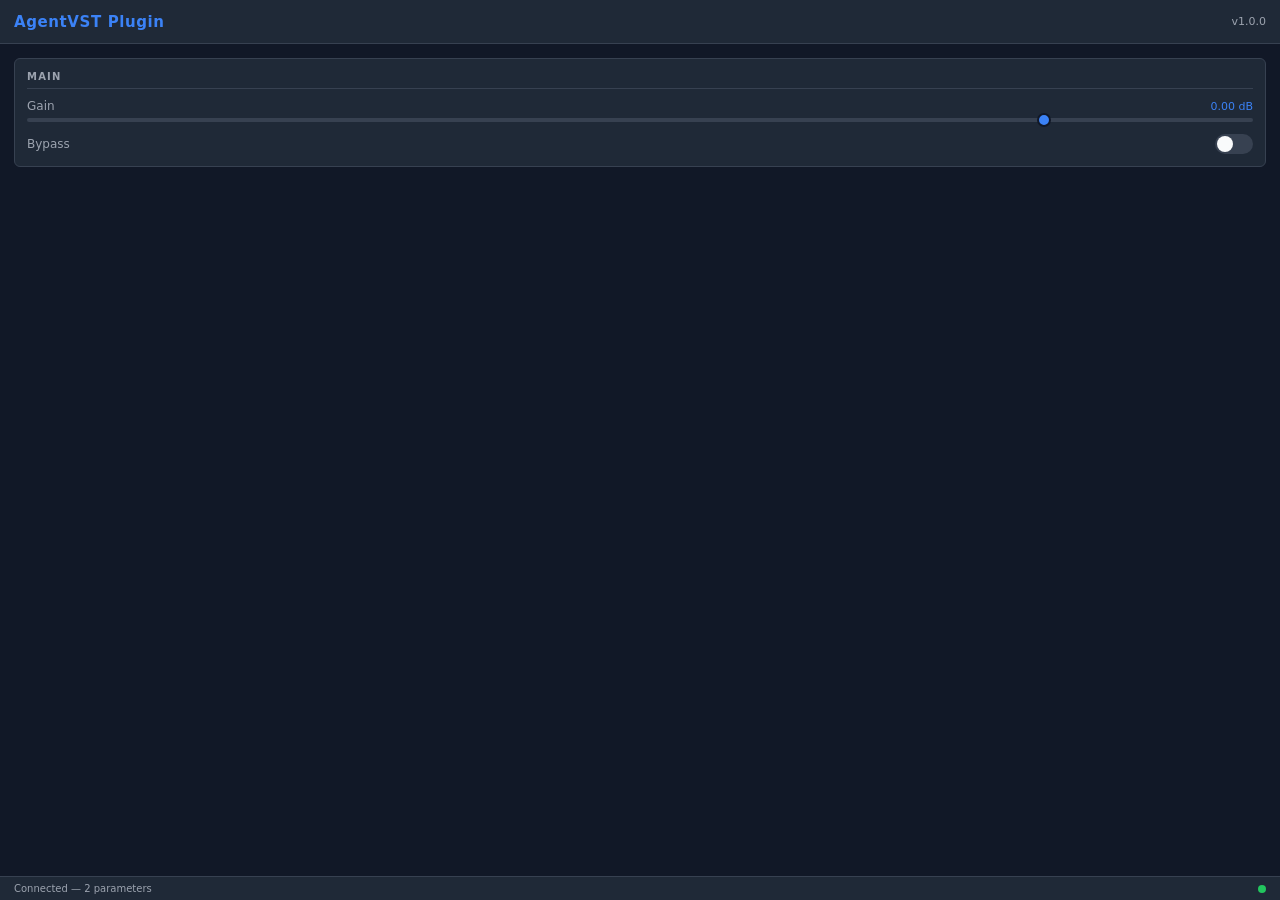
<file: ui/default/index.html>
<!DOCTYPE html>
<html lang="en">
<head>
  <meta charset="UTF-8">
  <meta name="viewport" content="width=device-width, initial-scale=1.0">
  <title>AgentVST Plugin</title>
  <link rel="stylesheet" href="style.css">
</head>
<body>
  <div class="plugin-root" id="pluginRoot">
    <header class="plugin-header">
      <div class="plugin-name" id="pluginName">AgentVST Plugin</div>
      <div class="plugin-version" id="pluginVersion">v1.0.0</div>
    </header>

    <!-- Parameter controls are injected here by main.js -->
    <div class="controls-area" id="controlsArea">
      <div class="loading">Connecting to audio engine…</div>
    </div>

    <!-- Status bar -->
    <footer class="status-bar">
      <span id="statusText">Ready</span>
      <span class="watchdog-indicator" id="watchdogIndicator" title="DSP watchdog status"></span>
    </footer>
  </div>

  <script src="main.js"></script>
</body>
</html>
</file>
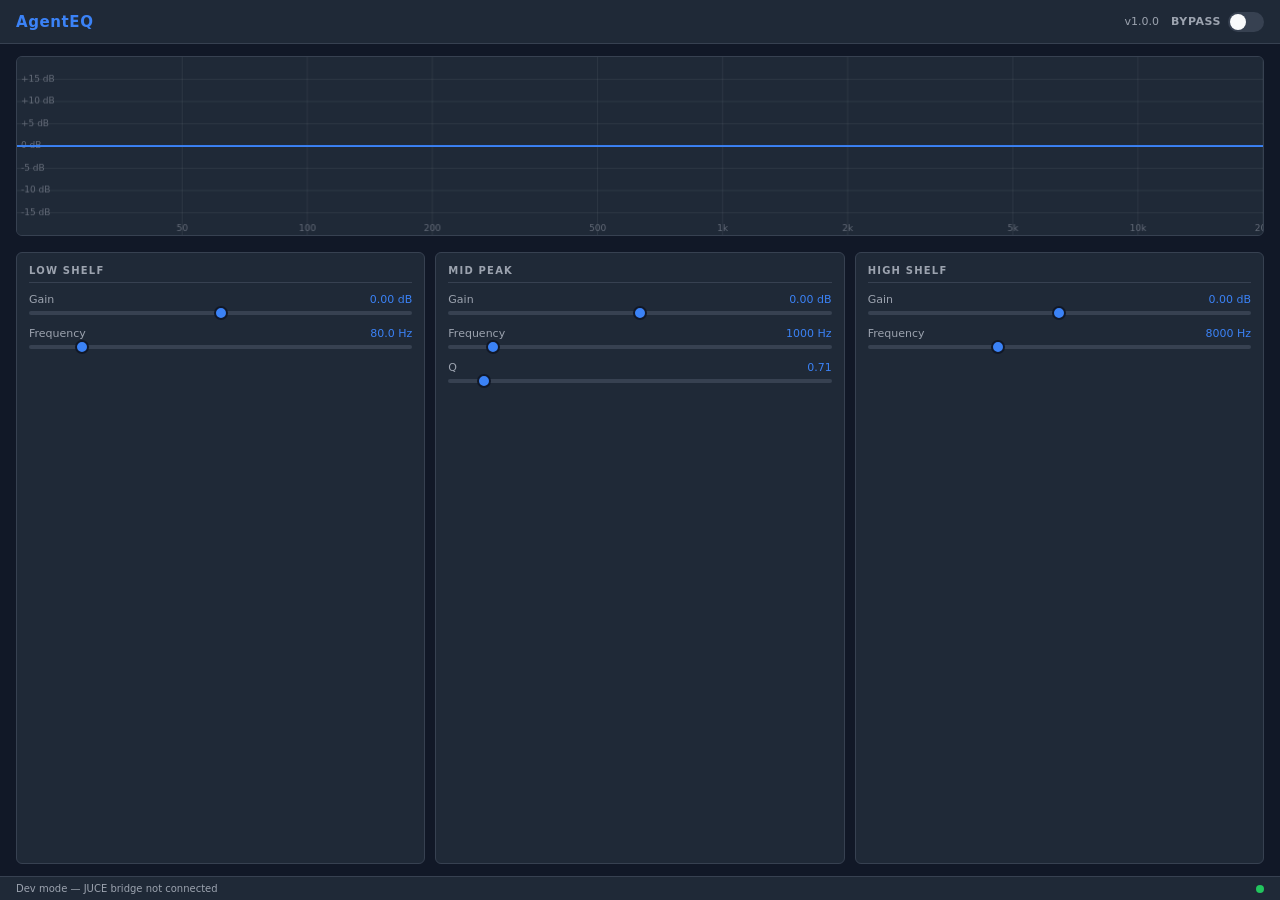
<file: examples/three_band_eq/ui/index.html>
<!DOCTYPE html>
<html lang="en">
<head>
  <meta charset="UTF-8">
  <meta name="viewport" content="width=device-width, initial-scale=1.0">
  <title>AgentEQ</title>
  <style>
    /* ── Design tokens ─────────────────────────────────────────────────────── */
    :root {
      --bg:           #111827;
      --surface:      #1f2937;
      --surface-alt:  #374151;
      --accent:       #3b82f6;
      --accent-glow:  rgba(59,130,246,0.25);
      --accent-hover: #2563eb;
      --danger:       #ef4444;
      --text:         #f9fafb;
      --text-muted:   #9ca3af;
      --border:       #374151;
      --track-bg:     #374151;
      --thumb-color:  #3b82f6;
      --thumb-hover:  #60a5fa;
      --grid-line:    rgba(156,163,175,0.15);
      --grid-label:   #6b7280;
      --radius:       6px;
      --font:         'Inter', 'Segoe UI', system-ui, sans-serif;
    }

    *, *::before, *::after { box-sizing: border-box; margin: 0; padding: 0; }

    html, body {
      width: 100%;
      height: 100%;
      overflow: hidden;
      background: var(--bg);
      color: var(--text);
      font-family: var(--font);
      font-size: 13px;
      -webkit-font-smoothing: antialiased;
    }

    /* ── Root layout ──────────────────────────────────────────────────────── */
    .plugin-root {
      display: flex;
      flex-direction: column;
      height: 100vh;
      min-height: 520px;
    }

    /* ── Header ───────────────────────────────────────────────────────────── */
    .plugin-header {
      display: flex;
      align-items: center;
      justify-content: space-between;
      height: 44px;
      padding: 0 16px;
      background: var(--surface);
      border-bottom: 1px solid var(--border);
      flex-shrink: 0;
    }

    .plugin-name {
      font-size: 15px;
      font-weight: 700;
      color: var(--accent);
      letter-spacing: 0.04em;
    }

    .header-right {
      display: flex;
      align-items: center;
      gap: 12px;
    }

    .plugin-version {
      font-size: 11px;
      color: var(--text-muted);
    }

    /* Bypass toggle in header */
    .bypass-label {
      display: flex;
      align-items: center;
      gap: 7px;
      cursor: pointer;
      user-select: none;
    }

    .bypass-text {
      font-size: 11px;
      color: var(--text-muted);
      font-weight: 600;
      letter-spacing: 0.05em;
    }

    .toggle-switch {
      position: relative;
      width: 36px;
      height: 20px;
      flex-shrink: 0;
    }
    .toggle-switch input { display: none; }
    .toggle-track {
      position: absolute;
      inset: 0;
      border-radius: 10px;
      background: var(--track-bg);
      cursor: pointer;
      transition: background 0.2s;
    }
    .toggle-switch input:checked + .toggle-track { background: var(--danger); }
    .toggle-thumb {
      position: absolute;
      top: 2px;
      left: 2px;
      width: 16px;
      height: 16px;
      border-radius: 50%;
      background: var(--text);
      transition: transform 0.2s;
      pointer-events: none;
    }
    .toggle-switch input:checked ~ .toggle-thumb { transform: translateX(16px); }

    /* ── Frequency response visualizer ───────────────────────────────────── */
    .viz-wrapper {
      padding: 12px 16px 8px;
      background: var(--bg);
      flex-shrink: 0;
    }

    #eqCanvas {
      display: block;
      width: 100%;
      height: 180px;
      border-radius: var(--radius);
      background: var(--surface);
      border: 1px solid var(--border);
      cursor: crosshair;
    }

    /* ── Controls area ────────────────────────────────────────────────────── */
    .controls-area {
      flex: 1;
      overflow-y: auto;
      padding: 8px 16px 12px;
      display: grid;
      grid-template-columns: repeat(3, 1fr);
      gap: 10px;
    }

    /* ── Parameter group card ─────────────────────────────────────────────── */
    .param-group {
      background: var(--surface);
      border: 1px solid var(--border);
      border-radius: var(--radius);
      padding: 12px;
    }

    .param-group-title {
      font-size: 10px;
      font-weight: 700;
      text-transform: uppercase;
      letter-spacing: 0.12em;
      color: var(--text-muted);
      margin-bottom: 10px;
      padding-bottom: 6px;
      border-bottom: 1px solid var(--border);
    }

    /* ── Individual parameter row ─────────────────────────────────────────── */
    .param-row {
      display: flex;
      flex-direction: column;
      gap: 5px;
      margin-bottom: 12px;
    }
    .param-row:last-child { margin-bottom: 0; }

    .param-label-row {
      display: flex;
      justify-content: space-between;
      align-items: center;
    }

    .param-name {
      font-size: 11px;
      color: var(--text-muted);
    }

    .param-value-display {
      font-size: 11px;
      font-variant-numeric: tabular-nums;
      color: var(--accent);
      min-width: 64px;
      text-align: right;
    }

    /* ── Range slider ─────────────────────────────────────────────────────── */
    input[type="range"] {
      -webkit-appearance: none;
      appearance: none;
      width: 100%;
      height: 4px;
      border-radius: 2px;
      background: var(--track-bg);
      outline: none;
      cursor: pointer;
    }

    input[type="range"]::-webkit-slider-thumb {
      -webkit-appearance: none;
      width: 14px;
      height: 14px;
      border-radius: 50%;
      background: var(--thumb-color);
      border: 2px solid var(--bg);
      cursor: pointer;
      transition: background 0.15s, transform 0.1s;
    }

    input[type="range"]::-webkit-slider-thumb:hover {
      background: var(--thumb-hover);
      transform: scale(1.25);
    }

    input[type="range"]::-moz-range-thumb {
      width: 14px;
      height: 14px;
      border-radius: 50%;
      background: var(--thumb-color);
      border: 2px solid var(--bg);
      cursor: pointer;
    }

    /* ── Footer ───────────────────────────────────────────────────────────── */
    .status-bar {
      display: flex;
      align-items: center;
      justify-content: space-between;
      height: 24px;
      padding: 0 16px;
      background: var(--surface);
      border-top: 1px solid var(--border);
      font-size: 10px;
      color: var(--text-muted);
      flex-shrink: 0;
    }

    .watchdog-indicator {
      width: 8px;
      height: 8px;
      border-radius: 50%;
      background: #22c55e;
      transition: background 0.3s;
    }
    .watchdog-indicator.violation { background: var(--danger); }

    /* ── Scrollbar ────────────────────────────────────────────────────────── */
    ::-webkit-scrollbar { width: 6px; }
    ::-webkit-scrollbar-track { background: var(--bg); }
    ::-webkit-scrollbar-thumb { background: var(--border); border-radius: 3px; }
    ::-webkit-scrollbar-thumb:hover { background: var(--text-muted); }

    /* ── Bypass overlay (dims canvas when bypassed) ───────────────────────── */
    .bypassed #eqCanvas { opacity: 0.35; }
    .bypassed .controls-area { opacity: 0.5; pointer-events: none; }
  </style>
</head>
<body>
<div class="plugin-root" id="pluginRoot">

  <!-- Header -->
  <header class="plugin-header">
    <div class="plugin-name">AgentEQ</div>
    <div class="header-right">
      <span class="plugin-version">v1.0.0</span>
      <!-- Bypass toggle -->
      <label class="bypass-label" title="Bypass all EQ bands">
        <span class="bypass-text">BYPASS</span>
        <div class="toggle-switch">
          <input type="checkbox" id="ctrl-bypass">
          <span class="toggle-track"></span>
          <span class="toggle-thumb"></span>
        </div>
      </label>
    </div>
  </header>

  <!-- Frequency response visualizer -->
  <div class="viz-wrapper">
    <canvas id="eqCanvas"></canvas>
  </div>

  <!-- Band control panels -->
  <div class="controls-area" id="controlsArea">

    <!-- Low Shelf -->
    <div class="param-group">
      <div class="param-group-title">Low Shelf</div>

      <div class="param-row">
        <div class="param-label-row">
          <span class="param-name">Gain</span>
          <span class="param-value-display" id="val-low_gain_db">0.00 dB</span>
        </div>
        <input type="range" id="ctrl-low_gain_db" min="-15" max="15" step="0.1" value="0">
      </div>

      <div class="param-row">
        <div class="param-label-row">
          <span class="param-name">Frequency</span>
          <span class="param-value-display" id="val-low_freq_hz">80.0 Hz</span>
        </div>
        <input type="range" id="ctrl-low_freq_hz" min="20" max="500" step="1" value="80">
      </div>
    </div>

    <!-- Mid Peak -->
    <div class="param-group">
      <div class="param-group-title">Mid Peak</div>

      <div class="param-row">
        <div class="param-label-row">
          <span class="param-name">Gain</span>
          <span class="param-value-display" id="val-mid_gain_db">0.00 dB</span>
        </div>
        <input type="range" id="ctrl-mid_gain_db" min="-15" max="15" step="0.1" value="0">
      </div>

      <div class="param-row">
        <div class="param-label-row">
          <span class="param-name">Frequency</span>
          <span class="param-value-display" id="val-mid_freq_hz">1000 Hz</span>
        </div>
        <input type="range" id="ctrl-mid_freq_hz" min="200" max="8000" step="1" value="1000">
      </div>

      <div class="param-row">
        <div class="param-label-row">
          <span class="param-name">Q</span>
          <span class="param-value-display" id="val-mid_q">0.71</span>
        </div>
        <input type="range" id="ctrl-mid_q" min="0.1" max="8" step="0.01" value="0.707">
      </div>
    </div>

    <!-- High Shelf -->
    <div class="param-group">
      <div class="param-group-title">High Shelf</div>

      <div class="param-row">
        <div class="param-label-row">
          <span class="param-name">Gain</span>
          <span class="param-value-display" id="val-high_gain_db">0.00 dB</span>
        </div>
        <input type="range" id="ctrl-high_gain_db" min="-15" max="15" step="0.1" value="0">
      </div>

      <div class="param-row">
        <div class="param-label-row">
          <span class="param-name">Frequency</span>
          <span class="param-value-display" id="val-high_freq_hz">8000 Hz</span>
        </div>
        <input type="range" id="ctrl-high_freq_hz" min="2000" max="20000" step="10" value="8000">
      </div>
    </div>

  </div><!-- /controls-area -->

  <!-- Footer -->
  <footer class="status-bar">
    <span id="statusText">Ready</span>
    <span class="watchdog-indicator" id="watchdogIndicator"></span>
  </footer>

</div><!-- /plugin-root -->

<script>
'use strict';

// ─────────────────────────────────────────────────────────────────────────────
// Constants
// ─────────────────────────────────────────────────────────────────────────────
const SAMPLE_RATE  = 44100;
const FREQ_MIN     = 20;
const FREQ_MAX     = 20000;
const DB_MIN       = -20;
const DB_MAX       = 20;

// Accent color used for the EQ curve (matches CSS --accent)
const ACCENT_COLOR = '#3b82f6';

// ─────────────────────────────────────────────────────────────────────────────
// JUCE bridge detection
// ─────────────────────────────────────────────────────────────────────────────
const isBrowser = typeof window.__JUCE__ === 'undefined';

// ─────────────────────────────────────────────────────────────────────────────
// Parameter definitions
//   These match plugin.json exactly. They are used for:
//   - mock defaults in browser dev mode
//   - label formatting
//   - skew mapping for log-scale JUCE parameters
// ─────────────────────────────────────────────────────────────────────────────
const PARAMS = {
  low_gain_db:  { min: -15,    max: 15,    default: 0,     unit: 'dB',  decimals: 2 },
  low_freq_hz:  { min: 20,     max: 500,   default: 80,    unit: 'Hz',  decimals: 0, skew: 0.4 },
  mid_gain_db:  { min: -15,    max: 15,    default: 0,     unit: 'dB',  decimals: 2 },
  mid_freq_hz:  { min: 200,    max: 8000,  default: 1000,  unit: 'Hz',  decimals: 0, skew: 0.4 },
  mid_q:        { min: 0.1,    max: 8.0,   default: 0.707, unit: '',    decimals: 2 },
  high_gain_db: { min: -15,    max: 15,    default: 0,     unit: 'dB',  decimals: 2 },
  high_freq_hz: { min: 2000,   max: 20000, default: 8000,  unit: 'Hz',  decimals: 0, skew: 0.4 },
  bypass:       { default: false }
};

// Live values used by the canvas renderer
const state = {
  low_gain_db:  0,
  low_freq_hz:  80,
  mid_gain_db:  0,
  mid_freq_hz:  1000,
  mid_q:        0.707,
  high_gain_db: 0,
  high_freq_hz: 8000,
  bypass:       false
};

// ─────────────────────────────────────────────────────────────────────────────
// Normalised ↔ plain value helpers (handles optional skew)
// ─────────────────────────────────────────────────────────────────────────────
/**
 * Convert JUCE normalised [0..1] to a plain value, applying skew if present.
 * JUCE's skewed range maps:  normalised = (value-min)/(max-min) ^ (1/skew)
 *   → value = min + (max-min) * normalised ^ skew
 */
function normToValue(norm, paramDef) {
  const skew = paramDef.skew || 1;
  return paramDef.min + (paramDef.max - paramDef.min) * Math.pow(norm, skew);
}

function valueToNorm(value, paramDef) {
  const skew = paramDef.skew || 1;
  const linear = (value - paramDef.min) / (paramDef.max - paramDef.min);
  return Math.pow(Math.max(0, Math.min(1, linear)), 1 / skew);
}

// ─────────────────────────────────────────────────────────────────────────────
// Label formatting
// ─────────────────────────────────────────────────────────────────────────────
function formatHz(hz) {
  if (hz >= 1000) return (hz / 1000).toFixed(hz >= 10000 ? 0 : 1) + ' kHz';
  return Math.round(hz) + ' Hz';
}

function formatValue(paramId, value) {
  const def = PARAMS[paramId];
  if (!def) return String(value);
  if (paramId === 'low_freq_hz' || paramId === 'mid_freq_hz' || paramId === 'high_freq_hz') {
    return formatHz(value);
  }
  const str = Number(value).toFixed(def.decimals);
  return def.unit ? str + ' ' + def.unit : str;
}

// ─────────────────────────────────────────────────────────────────────────────
// Biquad math — Audio EQ Cookbook (Robert Bristow-Johnson)
// ─────────────────────────────────────────────────────────────────────────────

/**
 * Compute squared magnitude |H(e^jω)|² of a biquad filter at angular
 * frequency omega, given coefficients [b0, b1, b2, a0, a1, a2].
 *
 * |H|² = (b0²+b1²+b2² + 2(b0*b1+b1*b2)*cos(ω) + 2(b0*b2)*cos(2ω))
 *       ─────────────────────────────────────────────────────────────
 *       (a0²+a1²+a2² + 2(a0*a1+a1*a2)*cos(ω) + 2(a0*a2)*cos(2ω))
 *
 * This is derived from the z-domain response evaluated on the unit circle.
 */
function biquadMagSq(omega, b0, b1, b2, a0, a1, a2) {
  const c1 = Math.cos(omega);
  const c2 = Math.cos(2 * omega);
  const num = b0*b0 + b1*b1 + b2*b2 + 2*(b0*b1 + b1*b2)*c1 + 2*b0*b2*c2;
  const den = a0*a0 + a1*a1 + a2*a2 + 2*(a0*a1 + a1*a2)*c1 + 2*a0*a2*c2;
  if (den < 1e-30) return 1;
  return num / den;
}

/**
 * Low-shelf biquad coefficients (RBJ cookbook).
 *   A     = 10^(dBgain/40)
 *   omega = 2*pi*Fc/Fs
 *   S     = shelf slope (1.0 = maximal slope)
 */
function lowShelfCoeffs(freq, gainDb) {
  if (Math.abs(gainDb) < 1e-6) return null; // unity — skip
  const A  = Math.pow(10, gainDb / 40);
  const w0 = 2 * Math.PI * freq / SAMPLE_RATE;
  const cosw0 = Math.cos(w0);
  const sinw0 = Math.sin(w0);
  const S  = 1.0; // shelf slope
  const alpha = sinw0 / 2 * Math.sqrt((A + 1/A) * (1/S - 1) + 2);
  const sqrtA = Math.sqrt(A);
  const b0 =        A * ((A+1) - (A-1)*cosw0 + 2*sqrtA*alpha);
  const b1 =  2  * A * ((A-1) - (A+1)*cosw0);
  const b2 =        A * ((A+1) - (A-1)*cosw0 - 2*sqrtA*alpha);
  const a0 =            (A+1) + (A-1)*cosw0 + 2*sqrtA*alpha;
  const a1 = -2     *  ((A-1) + (A+1)*cosw0);
  const a2 =            (A+1) + (A-1)*cosw0 - 2*sqrtA*alpha;
  return [b0, b1, b2, a0, a1, a2];
}

/**
 * High-shelf biquad coefficients (RBJ cookbook).
 */
function highShelfCoeffs(freq, gainDb) {
  if (Math.abs(gainDb) < 1e-6) return null;
  const A  = Math.pow(10, gainDb / 40);
  const w0 = 2 * Math.PI * freq / SAMPLE_RATE;
  const cosw0 = Math.cos(w0);
  const sinw0 = Math.sin(w0);
  const S  = 1.0;
  const alpha = sinw0 / 2 * Math.sqrt((A + 1/A) * (1/S - 1) + 2);
  const sqrtA = Math.sqrt(A);
  const b0 =        A * ((A+1) + (A-1)*cosw0 + 2*sqrtA*alpha);
  const b1 = -2  * A * ((A-1) + (A+1)*cosw0);
  const b2 =        A * ((A+1) + (A-1)*cosw0 - 2*sqrtA*alpha);
  const a0 =            (A+1) - (A-1)*cosw0 + 2*sqrtA*alpha;
  const a1 =  2     *  ((A-1) - (A+1)*cosw0);
  const a2 =            (A+1) - (A-1)*cosw0 - 2*sqrtA*alpha;
  return [b0, b1, b2, a0, a1, a2];
}

/**
 * Peaking EQ biquad coefficients (RBJ cookbook).
 */
function peakEqCoeffs(freq, gainDb, Q) {
  if (Math.abs(gainDb) < 1e-6) return null;
  const A  = Math.pow(10, gainDb / 40);
  const w0 = 2 * Math.PI * freq / SAMPLE_RATE;
  const alpha = Math.sin(w0) / (2 * Q);
  const cosw0 = Math.cos(w0);
  const b0 =  1 + alpha * A;
  const b1 = -2 * cosw0;
  const b2 =  1 - alpha * A;
  const a0 =  1 + alpha / A;
  const a1 = -2 * cosw0;
  const a2 =  1 - alpha / A;
  return [b0, b1, b2, a0, a1, a2];
}

/**
 * Compute combined magnitude in dB at a given frequency (Hz),
 * by summing dB contributions of all active biquad filters.
 */
function combinedMagDb(freq) {
  const omega = 2 * Math.PI * freq / SAMPLE_RATE;
  let magSqTotal = 1;

  const lowCoeffs  = lowShelfCoeffs(state.low_freq_hz, state.low_gain_db);
  const midCoeffs  = peakEqCoeffs(state.mid_freq_hz, state.mid_gain_db, state.mid_q);
  const highCoeffs = highShelfCoeffs(state.high_freq_hz, state.high_gain_db);

  if (lowCoeffs)  magSqTotal *= biquadMagSq(omega, ...lowCoeffs);
  if (midCoeffs)  magSqTotal *= biquadMagSq(omega, ...midCoeffs);
  if (highCoeffs) magSqTotal *= biquadMagSq(omega, ...highCoeffs);

  return 10 * Math.log10(Math.max(magSqTotal, 1e-30));
}

// ─────────────────────────────────────────────────────────────────────────────
// Canvas renderer
// ─────────────────────────────────────────────────────────────────────────────
const canvas = document.getElementById('eqCanvas');
const ctx    = canvas.getContext('2d');

/** Map a frequency (Hz) to an x-pixel coordinate (log scale). */
function freqToX(freq, w) {
  return w * (Math.log10(freq) - Math.log10(FREQ_MIN)) /
             (Math.log10(FREQ_MAX) - Math.log10(FREQ_MIN));
}

/** Map a dB value to a y-pixel coordinate. */
function dbToY(db, h) {
  return h * (1 - (db - DB_MIN) / (DB_MAX - DB_MIN));
}

function drawCanvas() {
  // Sync canvas pixel dimensions to its CSS display size
  const rect = canvas.getBoundingClientRect();
  const dpr  = window.devicePixelRatio || 1;
  const w    = Math.round(rect.width  * dpr);
  const h    = Math.round(rect.height * dpr);
  if (canvas.width !== w || canvas.height !== h) {
    canvas.width  = w;
    canvas.height = h;
  }

  ctx.clearRect(0, 0, w, h);

  // ── Background ──────────────────────────────────────────────────────────
  ctx.fillStyle = getComputedStyle(document.documentElement)
    .getPropertyValue('--surface').trim() || '#1f2937';
  ctx.fillRect(0, 0, w, h);

  // ── Horizontal dB grid lines ─────────────────────────────────────────────
  const dbGridLines = [-15, -10, -5, 0, 5, 10, 15];
  ctx.lineWidth = 1;
  ctx.font = `${Math.round(9 * dpr)}px Inter, Segoe UI, system-ui, sans-serif`;
  ctx.textBaseline = 'middle';
  ctx.textAlign = 'left';

  dbGridLines.forEach(db => {
    const y = dbToY(db, h);
    ctx.strokeStyle = db === 0
      ? 'rgba(156,163,175,0.35)'   // 0 dB line slightly brighter
      : 'rgba(156,163,175,0.12)';
    ctx.beginPath();
    ctx.moveTo(0, y);
    ctx.lineTo(w, y);
    ctx.stroke();

    // Label
    ctx.fillStyle = 'rgba(107,114,128,0.9)';
    const label = (db > 0 ? '+' : '') + db + ' dB';
    ctx.fillText(label, 4 * dpr, y);
  });

  // ── Vertical frequency grid lines ────────────────────────────────────────
  const freqGridLines = [
    { f: 50,    label: '50' },
    { f: 100,   label: '100' },
    { f: 200,   label: '200' },
    { f: 500,   label: '500' },
    { f: 1000,  label: '1k' },
    { f: 2000,  label: '2k' },
    { f: 5000,  label: '5k' },
    { f: 10000, label: '10k' },
    { f: 20000, label: '20k' }
  ];

  ctx.textBaseline = 'bottom';
  ctx.textAlign    = 'center';

  freqGridLines.forEach(({ f, label }) => {
    const x = freqToX(f, w);
    ctx.strokeStyle = 'rgba(156,163,175,0.12)';
    ctx.lineWidth = 1;
    ctx.beginPath();
    ctx.moveTo(x, 0);
    ctx.lineTo(x, h);
    ctx.stroke();

    ctx.fillStyle = 'rgba(107,114,128,0.9)';
    ctx.fillText(label, x, h - 2 * dpr);
  });

  // ── EQ curve ─────────────────────────────────────────────────────────────
  // Sample enough points across log-freq range for a smooth curve
  const steps = Math.max(w, 512);

  ctx.beginPath();
  ctx.lineWidth   = 2 * dpr;
  ctx.strokeStyle = ACCENT_COLOR;
  ctx.lineJoin    = 'round';
  ctx.lineCap     = 'round';

  for (let i = 0; i <= steps; i++) {
    const t    = i / steps;
    const freq = FREQ_MIN * Math.pow(FREQ_MAX / FREQ_MIN, t);
    const db   = combinedMagDb(freq);
    const x    = freqToX(freq, w);
    const y    = dbToY(Math.max(DB_MIN, Math.min(DB_MAX, db)), h);
    if (i === 0) ctx.moveTo(x, y);
    else         ctx.lineTo(x, y);
  }
  ctx.stroke();

  // ── Curve fill (glow beneath the line) ───────────────────────────────────
  const zeroY = dbToY(0, h);
  ctx.lineTo(w, zeroY);
  ctx.lineTo(0, zeroY);
  ctx.closePath();

  const grad = ctx.createLinearGradient(0, 0, 0, h);
  grad.addColorStop(0,   'rgba(59,130,246,0.20)');
  grad.addColorStop(0.5, 'rgba(59,130,246,0.06)');
  grad.addColorStop(1,   'rgba(59,130,246,0.00)');
  ctx.fillStyle = grad;
  ctx.fill();
}

// Debounced redraw — coalesces rapid slider events into single frames
let rafPending = false;
function requestRedraw() {
  if (!rafPending) {
    rafPending = true;
    requestAnimationFrame(() => {
      drawCanvas();
      rafPending = false;
    });
  }
}

// Redraw whenever the wrapper resizes (e.g. window resize in dev mode)
if (typeof ResizeObserver !== 'undefined') {
  new ResizeObserver(requestRedraw).observe(canvas.parentElement);
}

// ─────────────────────────────────────────────────────────────────────────────
// Wire float slider (HTML input ↔ JUCE bridge)
// ─────────────────────────────────────────────────────────────────────────────
function wireSlider(paramId) {
  const input   = document.getElementById('ctrl-' + paramId);
  const valEl   = document.getElementById('val-' + paramId);
  const def     = PARAMS[paramId];
  if (!input) return;

  function applyValue(v) {
    state[paramId] = v;
    if (valEl) valEl.textContent = formatValue(paramId, v);
    input.value = v;
    requestRedraw();
  }

  if (!isBrowser && typeof Juce !== 'undefined') {
    const juceState = Juce.getSliderState(paramId);
    // JUCE → HTML: called when host or automation changes the param
    juceState.valueChangedEvent.addListener(() => {
      const v = normToValue(juceState.getNormalisedValue(), def);
      applyValue(v);
    });
    // HTML → JUCE: user drags the slider
    input.addEventListener('input', () => {
      const v = parseFloat(input.value);
      state[paramId] = v;
      if (valEl) valEl.textContent = formatValue(paramId, v);
      juceState.setNormalisedValue(valueToNorm(v, def));
      requestRedraw();
    });
  } else {
    // Dev mode: just update state and redraw
    input.addEventListener('input', () => {
      applyValue(parseFloat(input.value));
    });
  }
}

// ─────────────────────────────────────────────────────────────────────────────
// Wire bypass toggle (HTML checkbox ↔ JUCE bridge)
// ─────────────────────────────────────────────────────────────────────────────
function wireBypass() {
  const checkbox = document.getElementById('ctrl-bypass');
  if (!checkbox) return;

  function applyBypass(on) {
    state.bypass = on;
    checkbox.checked = on;
    document.getElementById('pluginRoot').classList.toggle('bypassed', on);
    requestRedraw();
  }

  if (!isBrowser && typeof Juce !== 'undefined') {
    const juceState = Juce.getToggleState('bypass');
    juceState.valueChangedEvent.addListener(() => {
      applyBypass(juceState.getValue());
    });
    checkbox.addEventListener('change', () => {
      juceState.setValue(checkbox.checked);
      applyBypass(checkbox.checked);
    });
  } else {
    checkbox.addEventListener('change', () => applyBypass(checkbox.checked));
  }
}

// ─────────────────────────────────────────────────────────────────────────────
// Watchdog violation indicator (Phase 3 DSP budget)
// ─────────────────────────────────────────────────────────────────────────────
function flashWatchdog() {
  const el = document.getElementById('watchdogIndicator');
  el.classList.add('violation');
  el.title = 'DSP watchdog triggered — processing time exceeded budget';
  setTimeout(() => el.classList.remove('violation'), 2000);
}

// ─────────────────────────────────────────────────────────────────────────────
// Bootstrap
// ─────────────────────────────────────────────────────────────────────────────
function init() {
  // Wire all six float parameters
  wireSlider('low_gain_db');
  wireSlider('low_freq_hz');
  wireSlider('mid_gain_db');
  wireSlider('mid_freq_hz');
  wireSlider('mid_q');
  wireSlider('high_gain_db');
  wireSlider('high_freq_hz');
  wireBypass();

  if (isBrowser) {
    console.info('[AgentEQ] Browser dev mode — JUCE bridge not present, using mock state.');
    document.getElementById('statusText').textContent =
      'Dev mode — JUCE bridge not connected';
  } else {
    document.getElementById('statusText').textContent = 'Connected';
    // Register for DSP watchdog events from C++ bridge
    if (typeof Juce !== 'undefined' && Juce.addEventListener) {
      Juce.addEventListener('watchdog_violation', flashWatchdog);
    }
  }

  // Initial draw
  requestRedraw();
}

document.addEventListener('DOMContentLoaded', init);
</script>
</body>
</html>
</file>
<file: ui/default/style.css>
/* ─────────────────────────────────────────────────────────────────────────────
   AgentVST Default Plugin UI — Dark Theme
   JUCE 8 WebView compatible (no ES modules, no build step required)
   ───────────────────────────────────────────────────────────────────────────── */

:root {
  --bg:           #111827;
  --surface:      #1f2937;
  --surface-alt:  #374151;
  --accent:       #3b82f6;
  --accent-hover: #2563eb;
  --danger:       #ef4444;
  --text:         #f9fafb;
  --text-muted:   #9ca3af;
  --border:       #374151;
  --track-bg:     #374151;
  --thumb-color:  #3b82f6;
  --thumb-hover:  #60a5fa;
  --header-h:     44px;
  --footer-h:     24px;
  --padding:      14px;
  --row-h:        48px;
  --radius:       6px;
  --font:         'Inter', 'Segoe UI', system-ui, sans-serif;
}

*, *::before, *::after { box-sizing: border-box; margin: 0; padding: 0; }

html, body {
  width:  100%;
  height: 100%;
  overflow: hidden;
  background: var(--bg);
  color: var(--text);
  font-family: var(--font);
  font-size: 13px;
  -webkit-font-smoothing: antialiased;
}

/* ── Root layout ─────────────────────────────────────────────────────────── */
.plugin-root {
  display: flex;
  flex-direction: column;
  height: 100vh;
}

/* ── Header ──────────────────────────────────────────────────────────────── */
.plugin-header {
  display: flex;
  align-items: center;
  justify-content: space-between;
  height: var(--header-h);
  padding: 0 var(--padding);
  background: var(--surface);
  border-bottom: 1px solid var(--border);
  flex-shrink: 0;
}

.plugin-name {
  font-size: 15px;
  font-weight: 700;
  color: var(--accent);
  letter-spacing: 0.04em;
}

.plugin-version {
  font-size: 11px;
  color: var(--text-muted);
}

/* ── Controls area ───────────────────────────────────────────────────────── */
.controls-area {
  flex: 1;
  overflow-y: auto;
  padding: var(--padding);
  display: flex;
  flex-wrap: wrap;
  gap: 12px;
  align-content: flex-start;
}

.loading {
  color: var(--text-muted);
  font-style: italic;
}

/* ── Parameter group card ────────────────────────────────────────────────── */
.param-group {
  background: var(--surface);
  border: 1px solid var(--border);
  border-radius: var(--radius);
  padding: 12px;
  min-width: 220px;
  flex: 1;
}

.param-group-title {
  font-size: 10px;
  font-weight: 700;
  text-transform: uppercase;
  letter-spacing: 0.12em;
  color: var(--text-muted);
  margin-bottom: 10px;
  padding-bottom: 6px;
  border-bottom: 1px solid var(--border);
}

/* ── Individual parameter row ────────────────────────────────────────────── */
.param-row {
  display: flex;
  flex-direction: column;
  gap: 5px;
  margin-bottom: 12px;
}
.param-row:last-child { margin-bottom: 0; }

.param-label-row {
  display: flex;
  justify-content: space-between;
  align-items: center;
}

.param-name {
  font-size: 12px;
  color: var(--text-muted);
}

.param-value-display {
  font-size: 11px;
  font-variant-numeric: tabular-nums;
  color: var(--accent);
  min-width: 56px;
  text-align: right;
}

/* ── Range slider ────────────────────────────────────────────────────────── */
input[type="range"] {
  -webkit-appearance: none;
  appearance: none;
  width: 100%;
  height: 4px;
  border-radius: 2px;
  background: var(--track-bg);
  outline: none;
  cursor: pointer;
  transition: opacity 0.2s;
}

input[type="range"]:hover { opacity: 0.9; }

input[type="range"]::-webkit-slider-thumb {
  -webkit-appearance: none;
  width: 14px;
  height: 14px;
  border-radius: 50%;
  background: var(--thumb-color);
  border: 2px solid var(--bg);
  cursor: pointer;
  transition: background 0.15s, transform 0.1s;
}

input[type="range"]::-webkit-slider-thumb:hover {
  background: var(--thumb-hover);
  transform: scale(1.25);
}

input[type="range"]::-moz-range-thumb {
  width: 14px;
  height: 14px;
  border-radius: 50%;
  background: var(--thumb-color);
  border: 2px solid var(--bg);
  cursor: pointer;
}

/* ── Checkbox / toggle ───────────────────────────────────────────────────── */
.toggle-row {
  display: flex;
  align-items: center;
  justify-content: space-between;
  margin-bottom: 12px;
}
.toggle-row:last-child { margin-bottom: 0; }

.toggle-name { font-size: 12px; color: var(--text-muted); }

.toggle-switch {
  position: relative;
  width: 38px;
  height: 20px;
  flex-shrink: 0;
}
.toggle-switch input { display: none; }
.toggle-track {
  position: absolute;
  inset: 0;
  border-radius: 10px;
  background: var(--track-bg);
  cursor: pointer;
  transition: background 0.2s;
}
.toggle-switch input:checked + .toggle-track { background: var(--accent); }
.toggle-thumb {
  position: absolute;
  top: 2px;
  left: 2px;
  width: 16px;
  height: 16px;
  border-radius: 50%;
  background: var(--text);
  transition: transform 0.2s;
  pointer-events: none;
}
.toggle-switch input:checked ~ .toggle-thumb { transform: translateX(18px); }

/* ── Select / dropdown ───────────────────────────────────────────────────── */
.combo-row {
  display: flex;
  align-items: center;
  justify-content: space-between;
  gap: 8px;
  margin-bottom: 12px;
}
.combo-row:last-child { margin-bottom: 0; }
.combo-name { font-size: 12px; color: var(--text-muted); }

select {
  background: var(--surface-alt);
  color: var(--text);
  border: 1px solid var(--border);
  border-radius: 4px;
  padding: 3px 8px;
  font-size: 12px;
  cursor: pointer;
  outline: none;
  flex: 1;
  max-width: 140px;
}
select:focus { border-color: var(--accent); }

/* ── Footer / status bar ─────────────────────────────────────────────────── */
.status-bar {
  display: flex;
  align-items: center;
  justify-content: space-between;
  height: var(--footer-h);
  padding: 0 var(--padding);
  background: var(--surface);
  border-top: 1px solid var(--border);
  font-size: 10px;
  color: var(--text-muted);
  flex-shrink: 0;
}

.watchdog-indicator {
  width: 8px;
  height: 8px;
  border-radius: 50%;
  background: #22c55e; /* green = OK */
  transition: background 0.3s;
}
.watchdog-indicator.violation { background: var(--danger); }

/* ── Scrollbar ───────────────────────────────────────────────────────────── */
::-webkit-scrollbar { width: 6px; }
::-webkit-scrollbar-track { background: var(--bg); }
::-webkit-scrollbar-thumb { background: var(--border); border-radius: 3px; }
::-webkit-scrollbar-thumb:hover { background: var(--text-muted); }
</file>
